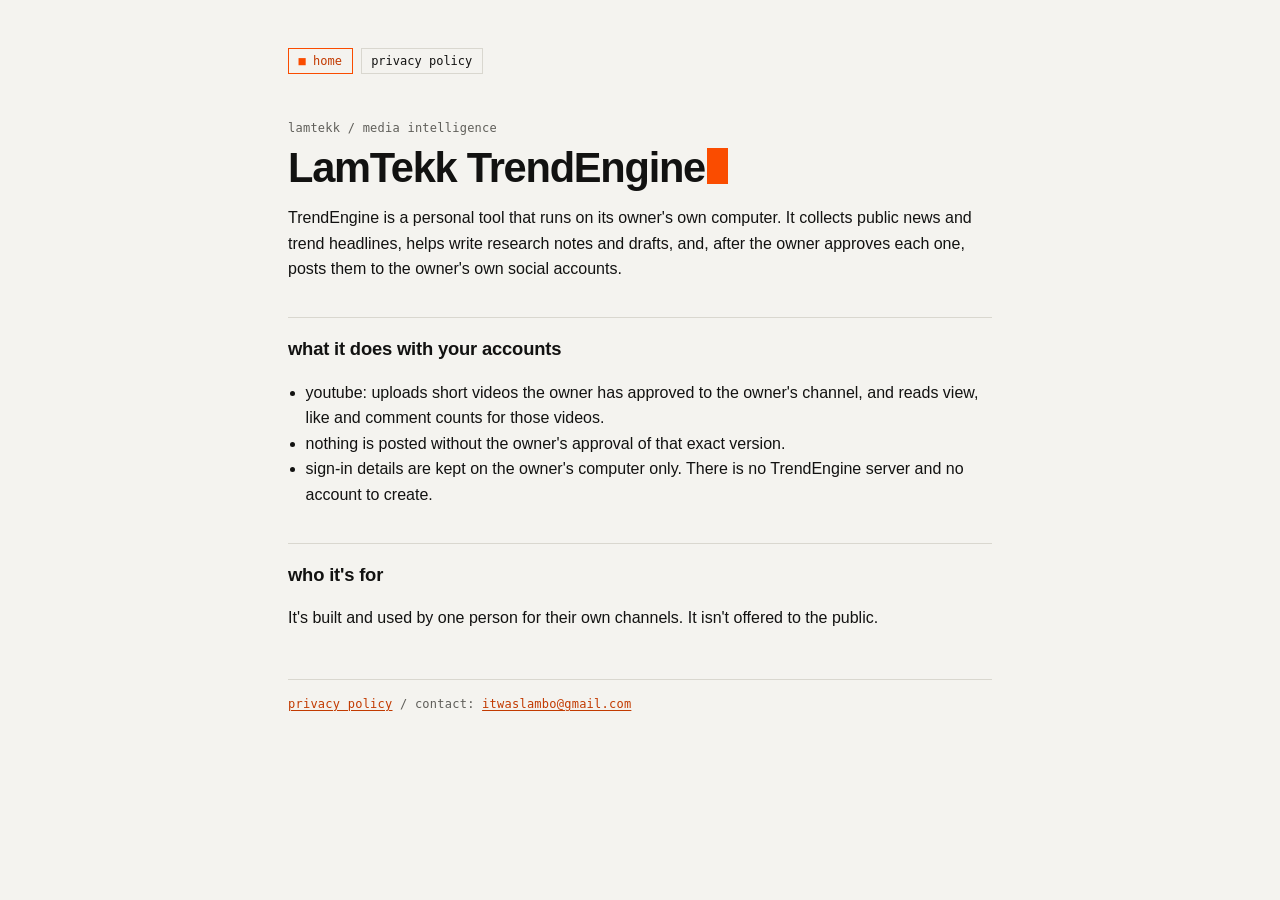
<file: index.html>
<!doctype html>
<html lang="en">
<head>
<meta charset="utf-8">
<meta name="viewport" content="width=device-width, initial-scale=1">
<title>LamTekk TrendEngine</title>
<meta name="description" content="A personal, local-first tool that helps its owner research trends and prepare posts for their own social accounts.">
<link rel="stylesheet" href="style.css">
</head>
<body>
<nav><a href="./" aria-current="page">home</a><a href="privacy.html">privacy policy</a></nav>
<span class="label">lamtekk / media intelligence</span>
<h1>LamTekk TrendEngine<span class="cur"></span></h1>
<p>TrendEngine is a personal tool that runs on its owner's own computer. It collects public news and trend
headlines, helps write research notes and drafts, and, after the owner approves each one, posts them to the
owner's own social accounts.</p>

<h2>what it does with your accounts</h2>
<ul>
  <li>youtube: uploads short videos the owner has approved to the owner's channel, and reads view, like and
    comment counts for those videos.</li>
  <li>nothing is posted without the owner's approval of that exact version.</li>
  <li>sign-in details are kept on the owner's computer only. There is no TrendEngine server and no account to
    create.</li>
</ul>

<h2>who it's for</h2>
<p>It's built and used by one person for their own channels. It isn't offered to the public.</p>

<footer class="label">
  <a href="privacy.html">privacy policy</a> / contact: <a href="mailto:itwaslambo@gmail.com">itwaslambo@gmail.com</a>
</footer>
</body>
</html>
</file>
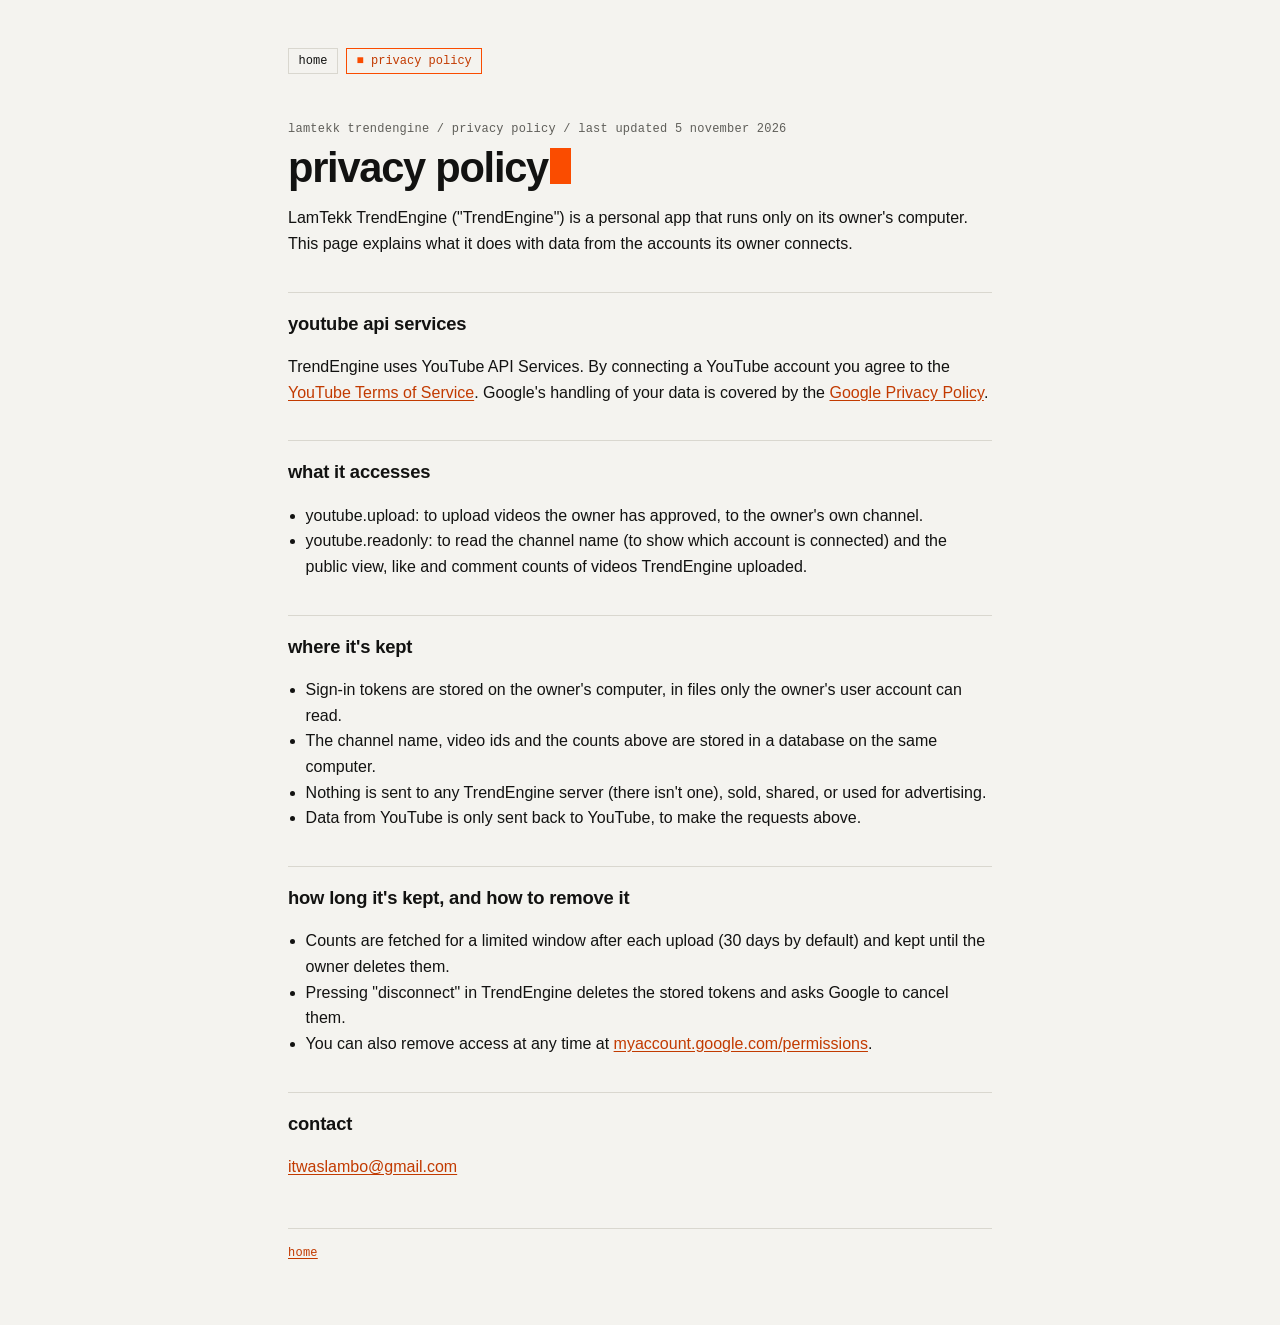
<file: privacy.html>
<!doctype html>
<html lang="en">
<head>
<meta charset="utf-8">
<meta name="viewport" content="width=device-width, initial-scale=1">
<title>TrendEngine Privacy Policy</title>
<meta name="description" content="How LamTekk TrendEngine handles data from YouTube and other connected accounts.">
<link rel="stylesheet" href="style.css">
</head>
<body>
<nav><a href="./">home</a><a href="privacy.html" aria-current="page">privacy policy</a></nav>
<span class="label">lamtekk trendengine / privacy policy / last updated 5 november 2026</span>
<h1>privacy policy<span class="cur"></span></h1>
<p>LamTekk TrendEngine ("TrendEngine") is a personal app that runs only on its owner's computer. This page
explains what it does with data from the accounts its owner connects.</p>

<h2>youtube api services</h2>
<p>TrendEngine uses YouTube API Services. By connecting a YouTube account you agree to the
<a href="https://www.youtube.com/t/terms">YouTube Terms of Service</a>. Google's handling of your data is
covered by the <a href="https://policies.google.com/privacy">Google Privacy Policy</a>.</p>

<h2>what it accesses</h2>
<ul>
  <li>youtube.upload: to upload videos the owner has approved, to the owner's own channel.</li>
  <li>youtube.readonly: to read the channel name (to show which account is connected) and the public view,
    like and comment counts of videos TrendEngine uploaded.</li>
</ul>

<h2>where it's kept</h2>
<ul>
  <li>Sign-in tokens are stored on the owner's computer, in files only the owner's user account can read.</li>
  <li>The channel name, video ids and the counts above are stored in a database on the same computer.</li>
  <li>Nothing is sent to any TrendEngine server (there isn't one), sold, shared, or used for advertising.</li>
  <li>Data from YouTube is only sent back to YouTube, to make the requests above.</li>
</ul>

<h2>how long it's kept, and how to remove it</h2>
<ul>
  <li>Counts are fetched for a limited window after each upload (30 days by default) and kept until the owner
    deletes them.</li>
  <li>Pressing "disconnect" in TrendEngine deletes the stored tokens and asks Google to cancel them.</li>
  <li>You can also remove access at any time at
    <a href="https://myaccount.google.com/permissions">myaccount.google.com/permissions</a>.</li>
</ul>

<h2>contact</h2>
<p><a href="mailto:itwaslambo@gmail.com">itwaslambo@gmail.com</a></p>

<footer class="label"><a href="./">home</a></footer>
</body>
</html>
</file>
<file: style.css>
:root { --bg: #f4f3ef; --fg: #121211; --muted: #5f5e59; --rule: #d9d7cf; --accent: #fa4c00; --ink: #c23a00;
  --sans: "Helvetica Neue", Arial, sans-serif; --mono: "JetBrains Mono", ui-monospace, Menlo, monospace; }
@media (prefers-color-scheme: dark) {
  :root { --bg: #0d0d0c; --fg: #ecebe5; --muted: #a3a29b; --rule: #2a2a27; --accent: #ff4f00; --ink: #ff6a26; }
}
* { box-sizing: border-box; }
html { background: var(--bg); }
body { margin: 0 auto; max-width: 46rem; padding: 3rem 16px 4rem; background: var(--bg); color: var(--fg);
  font: 400 1rem/1.6 var(--sans); }
.label { font: 400 0.75rem/1.4 var(--mono); color: var(--muted); letter-spacing: 0.02em; font-variant-numeric: tabular-nums; }
h1 { font-weight: 800; letter-spacing: -0.03em; font-size: 2.6rem; line-height: 1.05; margin: 0.4rem 0 1rem; }
h1 .cur { display: inline-block; width: 0.5em; height: 0.85em; background: var(--accent); vertical-align: -0.05em; margin-left: 0.06em; }
h2 { font-weight: 800; letter-spacing: -0.01em; font-size: 1.15rem; margin: 2.2rem 0 0.5rem; padding-top: 1rem; border-top: 1px solid var(--rule); }
p, li { color: var(--fg); }
.muted { color: var(--muted); }
ul { padding-left: 1.1rem; }
a { color: var(--ink); text-underline-offset: 2px; }
nav { display: flex; gap: 0.5rem; flex-wrap: wrap; margin-bottom: 2.5rem; }
nav a { font: 400 0.75rem var(--mono); color: var(--fg); text-decoration: none; border: 1px solid var(--rule); padding: 0.3rem 0.6rem; }
nav a[aria-current="page"] { border-color: var(--accent); color: var(--ink); }
nav a[aria-current="page"]::before { content: "■ "; color: var(--accent); }
footer { margin-top: 3rem; padding-top: 1rem; border-top: 1px solid var(--rule); }
</file>
